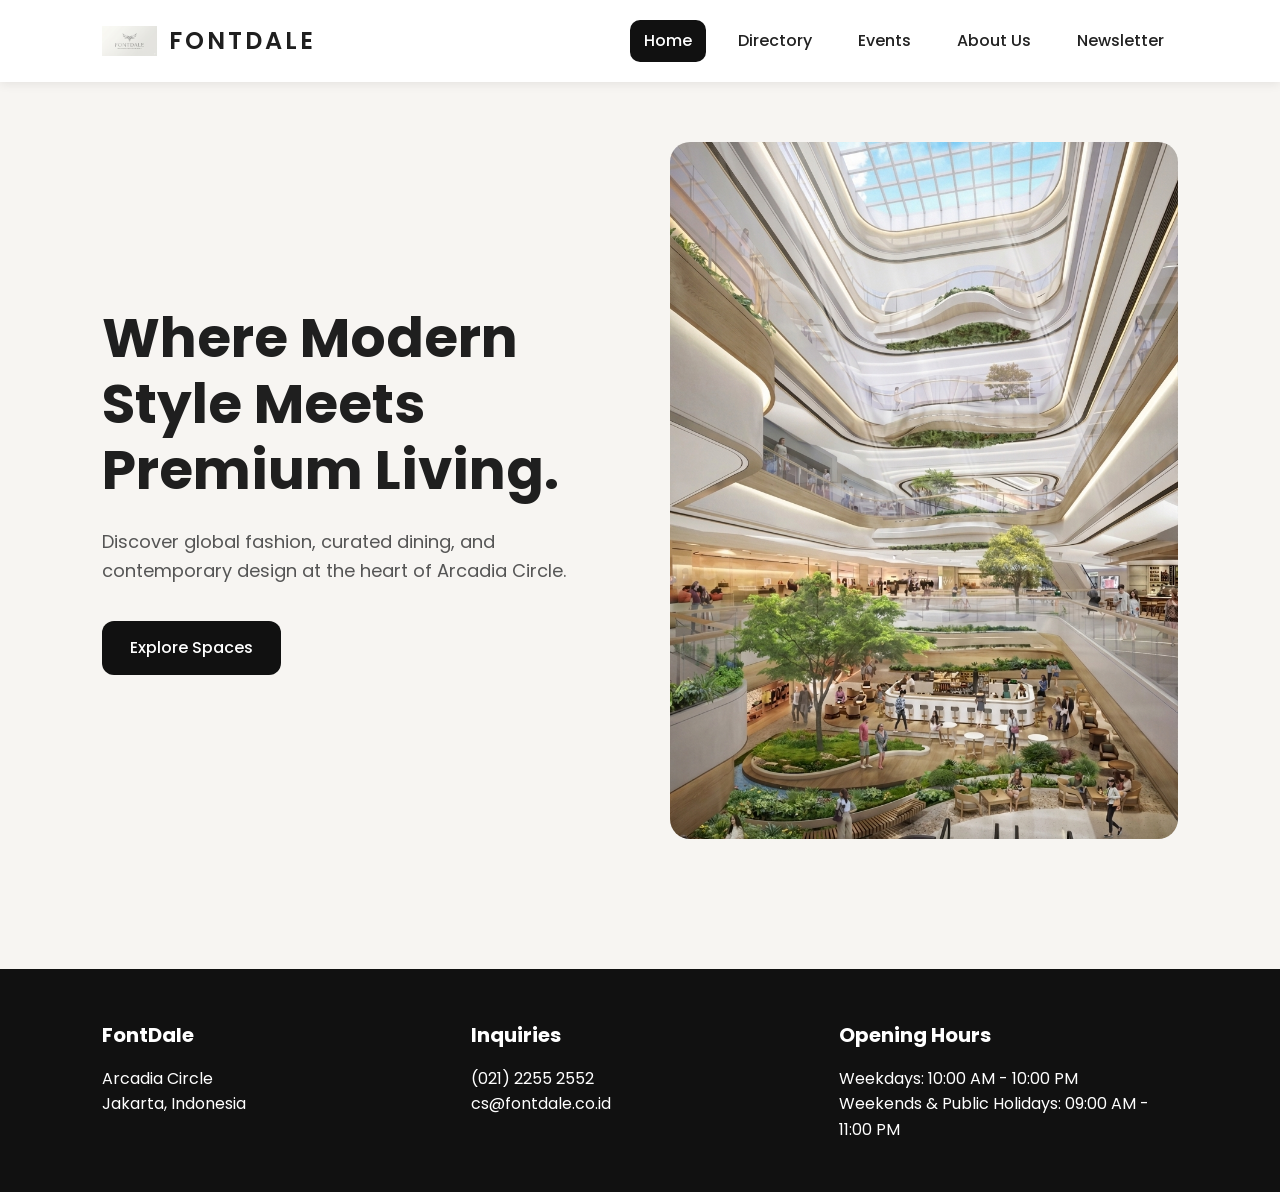
<file: index.html>
<!DOCTYPE html>
<html lang="en">
<head>
    <meta charset="UTF-8">

    <meta name="viewport"
          content="width=device-width, initial-scale=1.0">

    <title>FontDale | Premium Living Hub</title>

    <link rel="stylesheet" href="style.css">
</head>

<body>

    <header class="main-header">

        <div class="logo-container">

            <img src="asset/FontDale Logo (All Page).png"
                 alt="FontDale Logo"
                 class="brand-logo">

            <h1>FONTDALE</h1>

        </div>

        <nav class="nav-menu">

            <a href="index.html"
               class="nav-link active">
               Home
            </a>

            <a href="directory.html"
               class="nav-link">
               Directory
            </a>

            <a href="events.html"
               class="nav-link">
               Events
            </a>

            <a href="about.html"
               class="nav-link">
               About Us
            </a>

            <a href="newsletter.html"
               class="nav-link">
               Newsletter
            </a>

        </nav>

    </header>

    <main class="content-wrapper">

        <section class="page-section">

            <div class="hero-banner">

                <div class="hero-text">

                    <h2>
                        Where Modern Style Meets Premium Living.
                    </h2>

                    <p>
                        Discover global fashion, curated dining,
                        and contemporary design at the heart
                        of Arcadia Circle.
                    </p>

                    <a href="directory.html"
                       class="btn-primary">

                        Explore Spaces

                    </a>

                </div>

                <div class="hero-image-wrapper">

                    <img src="asset/Mall (Home Page).png"
                         alt="FontDale Mall"
                         class="content-img-fluid">

                </div>

            </div>

        </section>

    </main>

    <footer class="main-footer">

        <div class="footer-grid">

            <div class="footer-col">

                <h4>FontDale</h4>

                <p>
                    Arcadia Circle<br>
                    Jakarta, Indonesia
                </p>

            </div>

            <div class="footer-col">

                <h4>Inquiries</h4>

                <p>
                    (021) 2255 2552<br>
                    cs@fontdale.co.id
                </p>

            </div>

            <div class="footer-col">

                <h4>Opening Hours</h4>

                <p>
                    Weekdays: 10:00 AM - 10:00 PM<br>
                    Weekends & Public Holidays:
                    09:00 AM - 11:00 PM
                </p>

            </div>

        </div>

    </footer>

    <script src="script.js"></script>

</body>
</html>
</file>
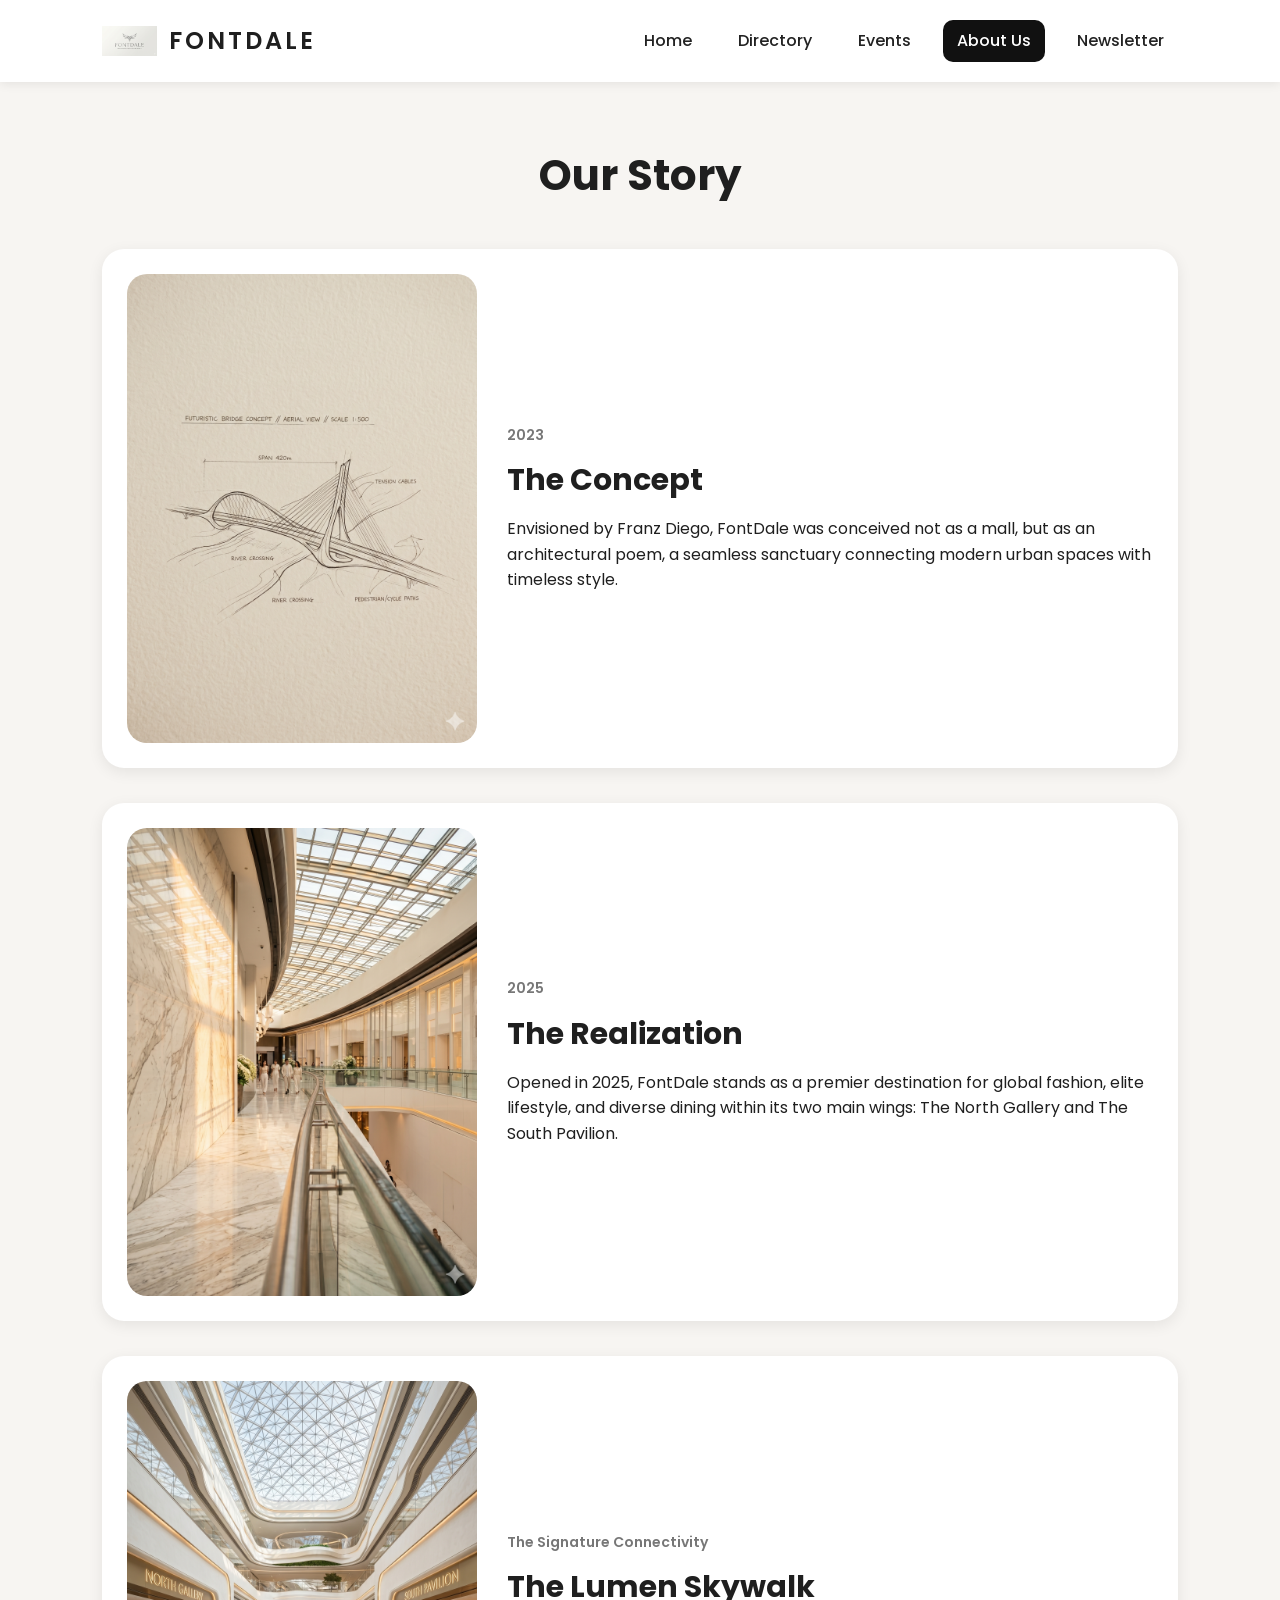
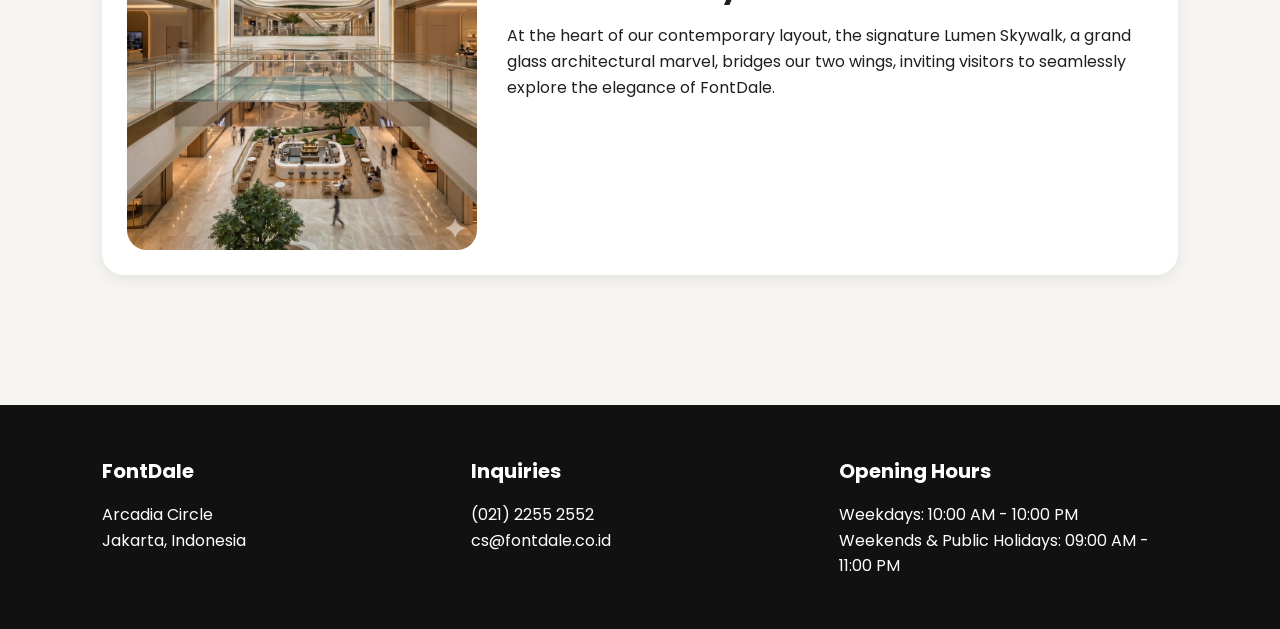
<file: about.html>
<!DOCTYPE html>
<html lang="en">
<head>

    <meta charset="UTF-8">

    <meta name="viewport"
          content="width=device-width, initial-scale=1.0">

    <title>FontDale | About Us</title>

    <link rel="stylesheet" href="style.css">

</head>

<body>

    <header class="main-header">

        <div class="logo-container">

            <img src="asset/FontDale Logo (All Page).png"
                 alt="FontDale Logo"
                 class="brand-logo">

            <h1>FONTDALE</h1>

        </div>

        <nav class="nav-menu">

            <a href="index.html"
               class="nav-link">
               Home
            </a>

            <a href="directory.html"
               class="nav-link">
               Directory
            </a>

            <a href="events.html"
               class="nav-link">
               Events
            </a>

            <a href="about.html"
               class="nav-link active">
               About Us
            </a>

            <a href="newsletter.html"
               class="nav-link">
               Newsletter
            </a>

        </nav>

    </header>

    <main class="content-wrapper">

        <section class="page-section">

            <h2 class="section-title">
                Our Story
            </h2>

            <div class="about-timeline">

                <div class="timeline-card">

                    <div class="event-img-container">

                        <img src="asset/The Concept (About Us Page).png"
                             alt="The Concept"
                             class="content-img-fluid">

                    </div>

                    <div class="timeline-content">

                        <div class="timeline-year">
                            2023
                        </div>

                        <h3>
                            The Concept
                        </h3>

                        <p>
                            Envisioned by Franz Diego, FontDale was conceived not as a mall, but as an architectural poem, a seamless sanctuary connecting modern urban spaces with timeless style.
                        </p>

                    </div>

                </div>

                <div class="timeline-card">

                    <div class="event-img-container">

                        <img src="asset/The Realization (About Us Page).png"
                             alt="The Realization"
                             class="content-img-fluid">

                    </div>

                    <div class="timeline-content">

                        <div class="timeline-year">
                            2025
                        </div>

                        <h3>
                            The Realization
                        </h3>

                        <p>
                            Opened in 2025, FontDale stands as a premier destination for global fashion, elite lifestyle, and diverse dining within its two main wings: The North Gallery and The South Pavilion.
                        </p>

                    </div>

                </div>

                <div class="timeline-card">

                    <div class="event-img-container">

                        <img src="asset/Lumen Skywalk (About Us Page).png"
                             alt="Lumen Skywalk"
                             class="content-img-fluid">

                    </div>

                    <div class="timeline-content">

                        <div class="timeline-year">
                            The Signature Connectivity
                        </div>

                        <h3>
                            The Lumen Skywalk
                        </h3>

                        <p>
                            At the heart of our contemporary layout, the signature Lumen Skywalk, a grand glass architectural marvel, bridges our two wings, inviting visitors to seamlessly explore the elegance of FontDale.
                        </p>

                    </div>

                </div>

            </div>

        </section>

    </main>

    <footer class="main-footer">

        <div class="footer-grid">

            <div class="footer-col">

                <h4>FontDale</h4>

                <p>
                    Arcadia Circle<br>
                    Jakarta, Indonesia
                </p>

            </div>

            <div class="footer-col">

                <h4>Inquiries</h4>

                <p>
                    (021) 2255 2552<br>
                    cs@fontdale.co.id
                </p>

            </div>

            <div class="footer-col">

                <h4>Opening Hours</h4>

                <p>
                    Weekdays: 10:00 AM - 10:00 PM<br>
                    Weekends & Public Holidays:
                    09:00 AM - 11:00 PM
                </p>

            </div>

        </div>

    </footer>

    <script src="script.js"></script>

</body>
</html>
</file>
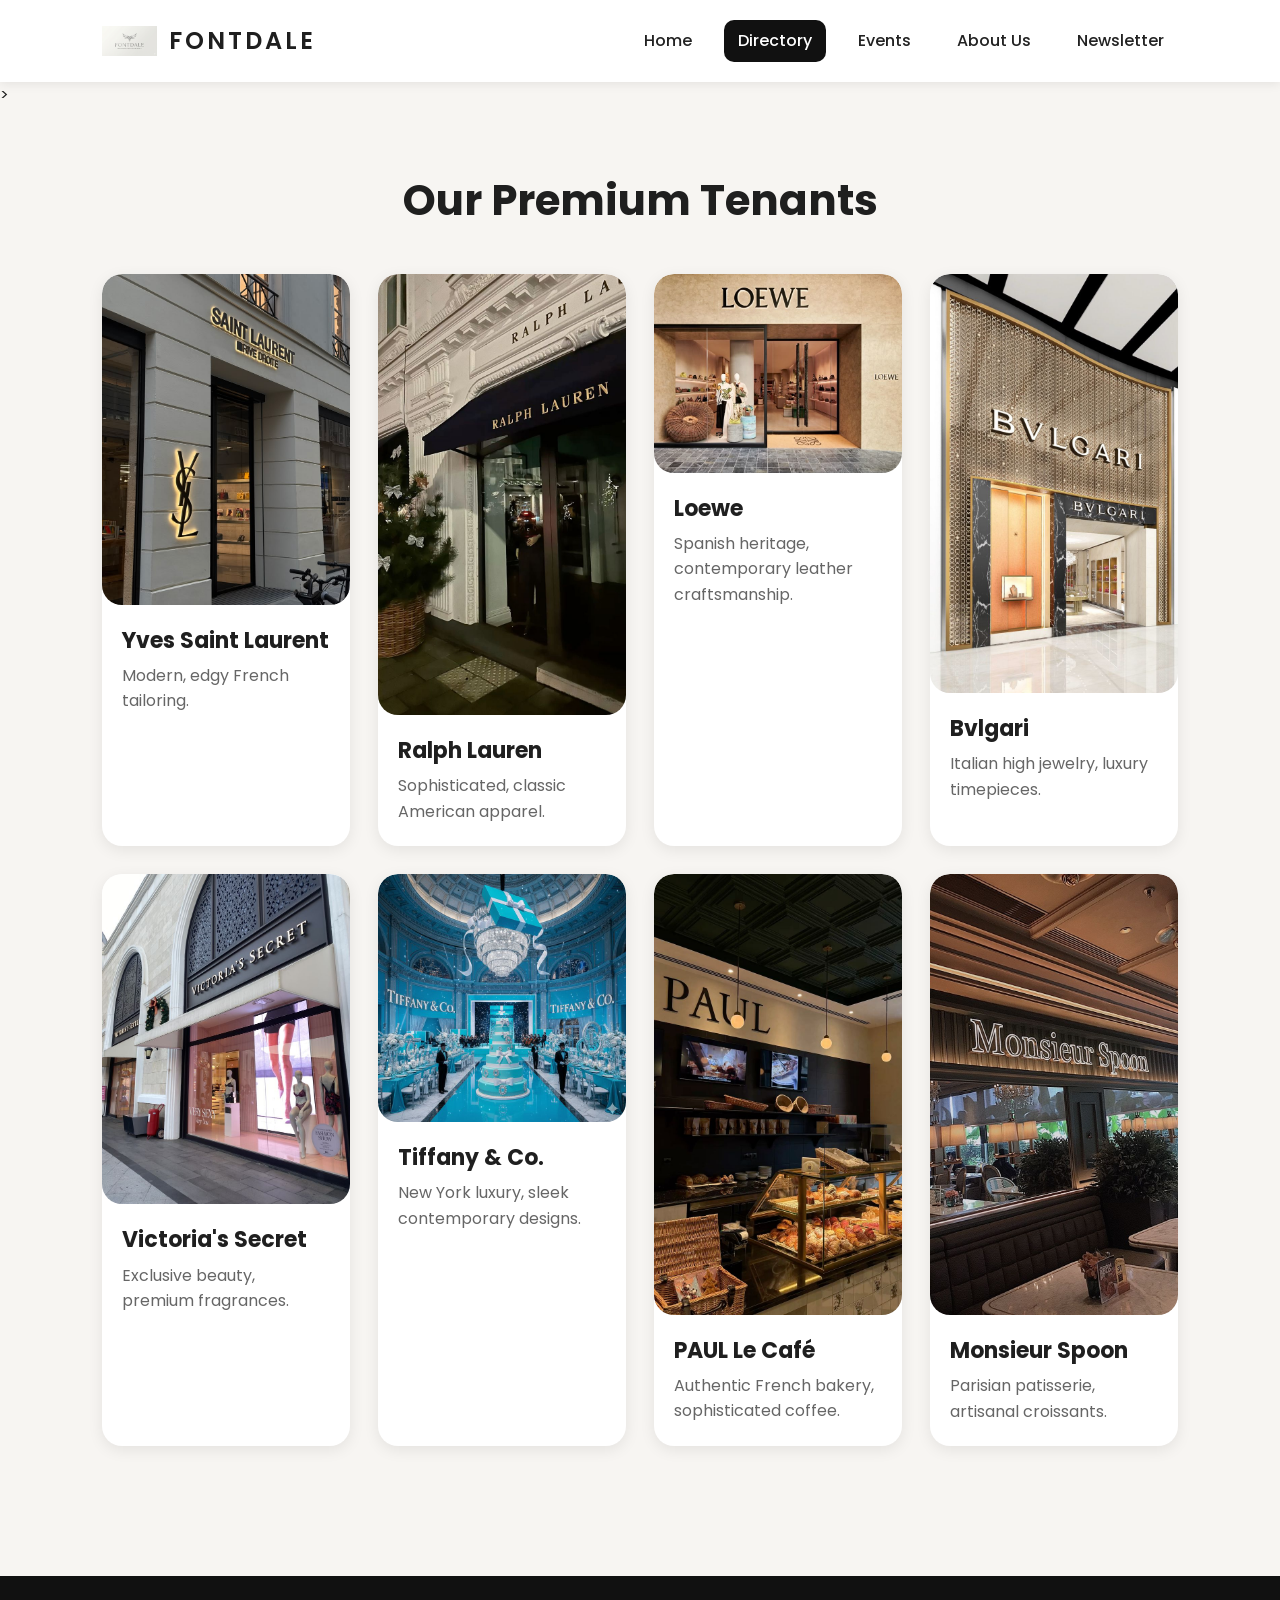
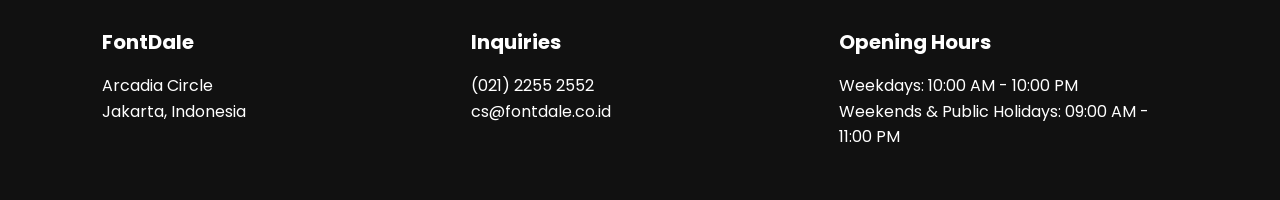
<file: directory.html>
<!DOCTYPE html>
<html lang="en">
<head>

    <meta charset="UTF-8">

    <meta name="viewport"
          content="width=device-width, initial-scale=1.0">

    <title>FontDale | Directory</title>

    <link rel="stylesheet" href="style.css">

</head>

<body>

    <header class="main-header">

        <div class="logo-container">

            <img src="asset/FontDale Logo (All Page).png"
                 alt="FontDale Logo"
                 class="brand-logo">

            <h1>FONTDALE</h1>

        </div>

        <nav class="nav-menu">

            <a href="index.html"
               class="nav-link">
               Home
            </a>

            <a href="directory.html"
               class="nav-link active">
               Directory
            </a>

            <a href="events.html"
               class="nav-link">
               Events
            </a>

            <a href="about.html"
               class="nav-link">
               About Us
            </a>

            <a href="newsletter.html"
               class="nav-link">
               Newsletter
            </a>

        </nav>

    </header>>

    <main class="content-wrapper">

        <section class="page-section">

            <h2 class="section-title">
                Our Premium Tenants
            </h2>

            <div class="tenants-grid">

                <div class="tenant-card">

                    <div class="tenant-img-container">

                        <img src="asset/YSL (Directory Page).jpg"
                             alt="Yves Saint Laurent"
                             class="content-img-fluid">

                    </div>

                    <h3>Yves Saint Laurent</h3>

                    <p>
                        Modern, edgy French tailoring.
                    </p>

                </div>

                <div class="tenant-card">

                    <div class="tenant-img-container">

                        <img src="asset/Ralph Lauren (Directory Page).jpg"
                             alt="Ralph Lauren"
                             class="content-img-fluid">

                    </div>

                    <h3>Ralph Lauren</h3>

                    <p>
                        Sophisticated, classic American apparel.
                    </p>

                </div>

                <div class="tenant-card">

                    <div class="tenant-img-container">

                        <img src="asset/Loewe (Directory Page).jpg"
                             alt="Loewe"
                             class="content-img-fluid">

                    </div>

                    <h3>Loewe</h3>

                    <p>
                        Spanish heritage,
                        contemporary leather craftsmanship.
                    </p>

                </div>

                <div class="tenant-card">

                    <div class="tenant-img-container">

                        <img src="asset/Bvlgari (Directory Page).jpg"
                             alt="Bvlgari"
                             class="content-img-fluid">

                    </div>

                    <h3>Bvlgari</h3>

                    <p>
                        Italian high jewelry,
                        luxury timepieces.
                    </p>

                </div>

                <div class="tenant-card">

                    <div class="tenant-img-container">

                        <img src="asset/Victoria's Secret (Directory Page).jpg"
                             alt="Victoria Secret"
                             class="content-img-fluid">

                    </div>

                    <h3>Victoria's Secret</h3>

                    <p>
                        Exclusive beauty,
                        premium fragrances.
                    </p>

                </div>

                <div class="tenant-card">

                    <div class="tenant-img-container">

                        <img src="asset/Tiffany & Co. (Directory Page).jpg"
                             alt="Tiffany and Co"
                             class="content-img-fluid">

                    </div>

                    <h3>Tiffany & Co.</h3>

                    <p>
                        New York luxury,
                        sleek contemporary designs.
                    </p>

                </div>

                <div class="tenant-card">

                    <div class="tenant-img-container">

                        <img src="asset/PAUL Le Café (Directory Page).jpg"
                             alt="PAUL Le Cafe"
                             class="content-img-fluid">

                    </div>

                    <h3>PAUL Le Café</h3>

                    <p>
                        Authentic French bakery, 
                        sophisticated coffee.
                    </p>

                </div>

                <div class="tenant-card">

                    <div class="tenant-img-container">

                        <img src="asset/Monsieur Spoon (Directory Page).jpg"
                             alt="Monsieur Spoon"
                             class="content-img-fluid">

                    </div>

                    <h3>Monsieur Spoon</h3>

                    <p>
                        Parisian patisserie, 
                        artisanal croissants.
                    </p>

                </div>

            </div>

        </section>

    </main>

    <footer class="main-footer">

        <div class="footer-grid">

            <div class="footer-col">

                <h4>FontDale</h4>

                <p>
                    Arcadia Circle<br>
                    Jakarta, Indonesia
                </p>

            </div>

            <div class="footer-col">

                <h4>Inquiries</h4>

                <p>
                    (021) 2255 2552<br>
                    cs@fontdale.co.id
                </p>

            </div>

            <div class="footer-col">

                <h4>Opening Hours</h4>

                <p>
                    Weekdays: 10:00 AM - 10:00 PM<br>
                    Weekends & Public Holidays:
                    09:00 AM - 11:00 PM
                </p>

            </div>

        </div>

    </footer>

    <script src="script.js"></script>

</body>
</html>
</file>
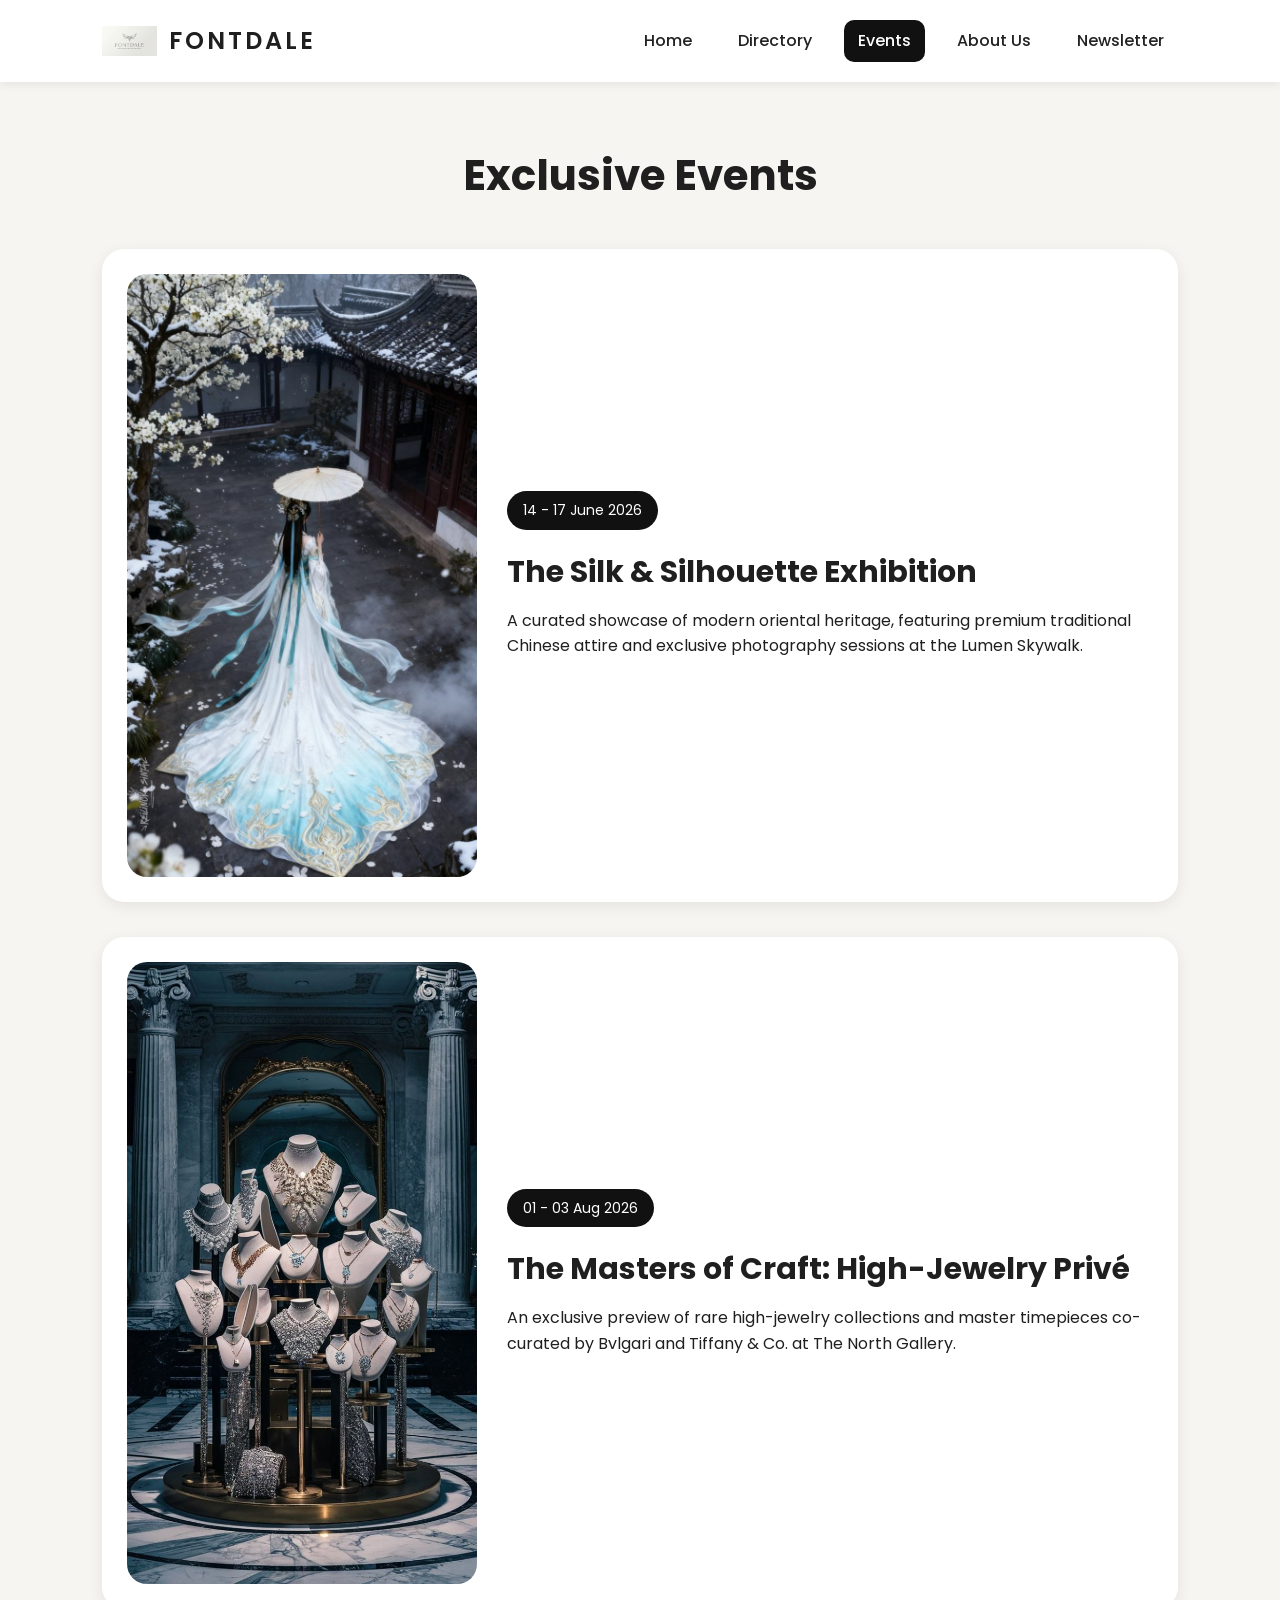
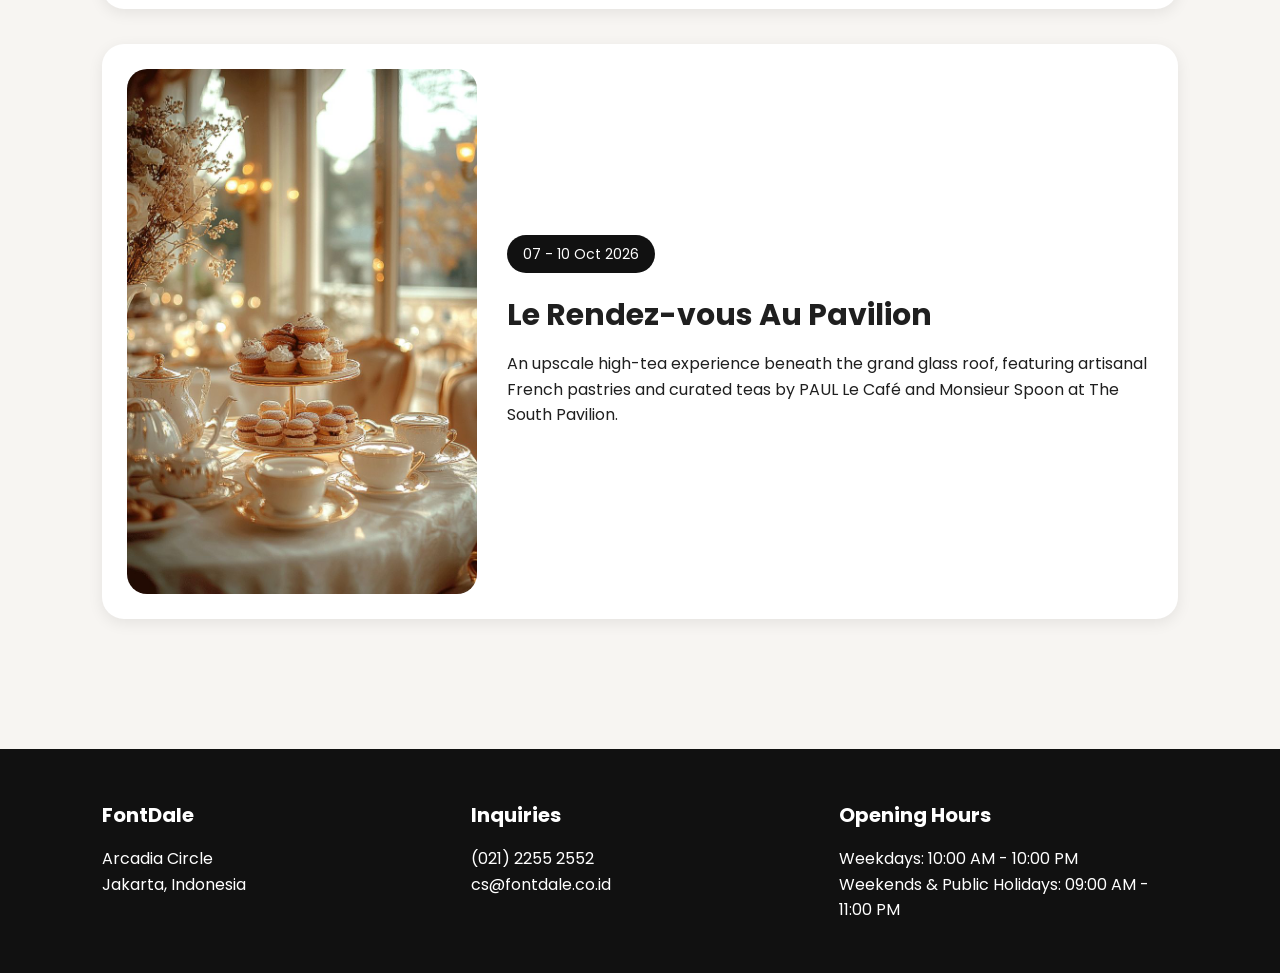
<file: events.html>
<!DOCTYPE html>
<html lang="en">
<head>

    <meta charset="UTF-8">

    <meta name="viewport"
          content="width=device-width, initial-scale=1.0">

    <title>FontDale | Events</title>

    <link rel="stylesheet" href="style.css">

</head>

<body>

    <header class="main-header">

        <div class="logo-container">

            <img src="asset/FontDale Logo (All Page).png"
                 alt="FontDale Logo"
                 class="brand-logo">

            <h1>FONTDALE</h1>

        </div>

        <nav class="nav-menu">

            <a href="index.html"
               class="nav-link">
               Home
            </a>

            <a href="directory.html"
               class="nav-link">
               Directory
            </a>

            <a href="events.html"
               class="nav-link active">
               Events
            </a>

            <a href="about.html"
               class="nav-link">
               About Us
            </a>

            <a href="newsletter.html"
               class="nav-link">
               Newsletter
            </a>

        </nav>

    </header>

    <main class="content-wrapper">

        <section class="page-section">

            <h2 class="section-title">
                Exclusive Events
            </h2>

            <div class="events-container">

                <div class="event-row">

                    <div class="event-img-container">

                        <img src="asset/First Event (Events Page).jpg"
                             alt="Silk Exhibition"
                             class="content-img-fluid event-thumb">

                    </div>

                    <div class="event-details">

                        <div class="event-badge">
                            14 - 17 June 2026
                        </div>

                        <h3>
                            The Silk & Silhouette Exhibition
                        </h3>

                        <p>
                            A curated showcase of modern oriental heritage,
                            featuring premium traditional Chinese attire
                            and exclusive photography sessions
                            at the Lumen Skywalk.
                        </p>

                    </div>

                </div>

                <div class="event-row">

                    <div class="event-img-container">

                        <img src="asset/Second Event (Events Page).jpg"
                             alt="High Jewelry Event"
                             class="content-img-fluid event-thumb">

                    </div>

                    <div class="event-details">

                        <div class="event-badge">
                            01 - 03 Aug 2026
                        </div>

                        <h3>
                            The Masters of Craft:
                            High-Jewelry Privé
                        </h3>

                        <p>
                            An exclusive preview of rare
                            high-jewelry collections and master
                            timepieces co-curated by Bvlgari
                            and Tiffany & Co.
                            at The North Gallery.
                        </p>

                    </div>

                </div>

                <div class="event-row">

                    <div class="event-img-container">

                        <img src="asset/Third Event (Events Page).jpg"
                             alt="High Tea Event"
                             class="content-img-fluid event-thumb">

                    </div>

                    <div class="event-details">

                        <div class="event-badge">
                            07 - 10 Oct 2026
                        </div>

                        <h3>
                            Le Rendez-vous Au Pavilion
                        </h3>

                        <p>
                            An upscale high-tea experience
                            beneath the grand glass roof,
                            featuring artisanal French pastries
                            and curated teas by
                            PAUL Le Café and Monsieur Spoon
                            at The South Pavilion.
                        </p>

                    </div>

                </div>

            </div>

        </section>

    </main>

    <footer class="main-footer">

        <div class="footer-grid">

            <div class="footer-col">

                <h4>FontDale</h4>

                <p>
                    Arcadia Circle<br>
                    Jakarta, Indonesia
                </p>

            </div>

            <div class="footer-col">

                <h4>Inquiries</h4>

                <p>
                    (021) 2255 2552<br>
                    cs@fontdale.co.id
                </p>

            </div>

            <div class="footer-col">

                <h4>Opening Hours</h4>

                <p>
                    Weekdays: 10:00 AM - 10:00 PM<br>
                    Weekends & Public Holidays:
                    09:00 AM - 11:00 PM
                </p>

            </div>

        </div>

    </footer>

    <script src="script.js"></script>

</body>
</html>
</file>
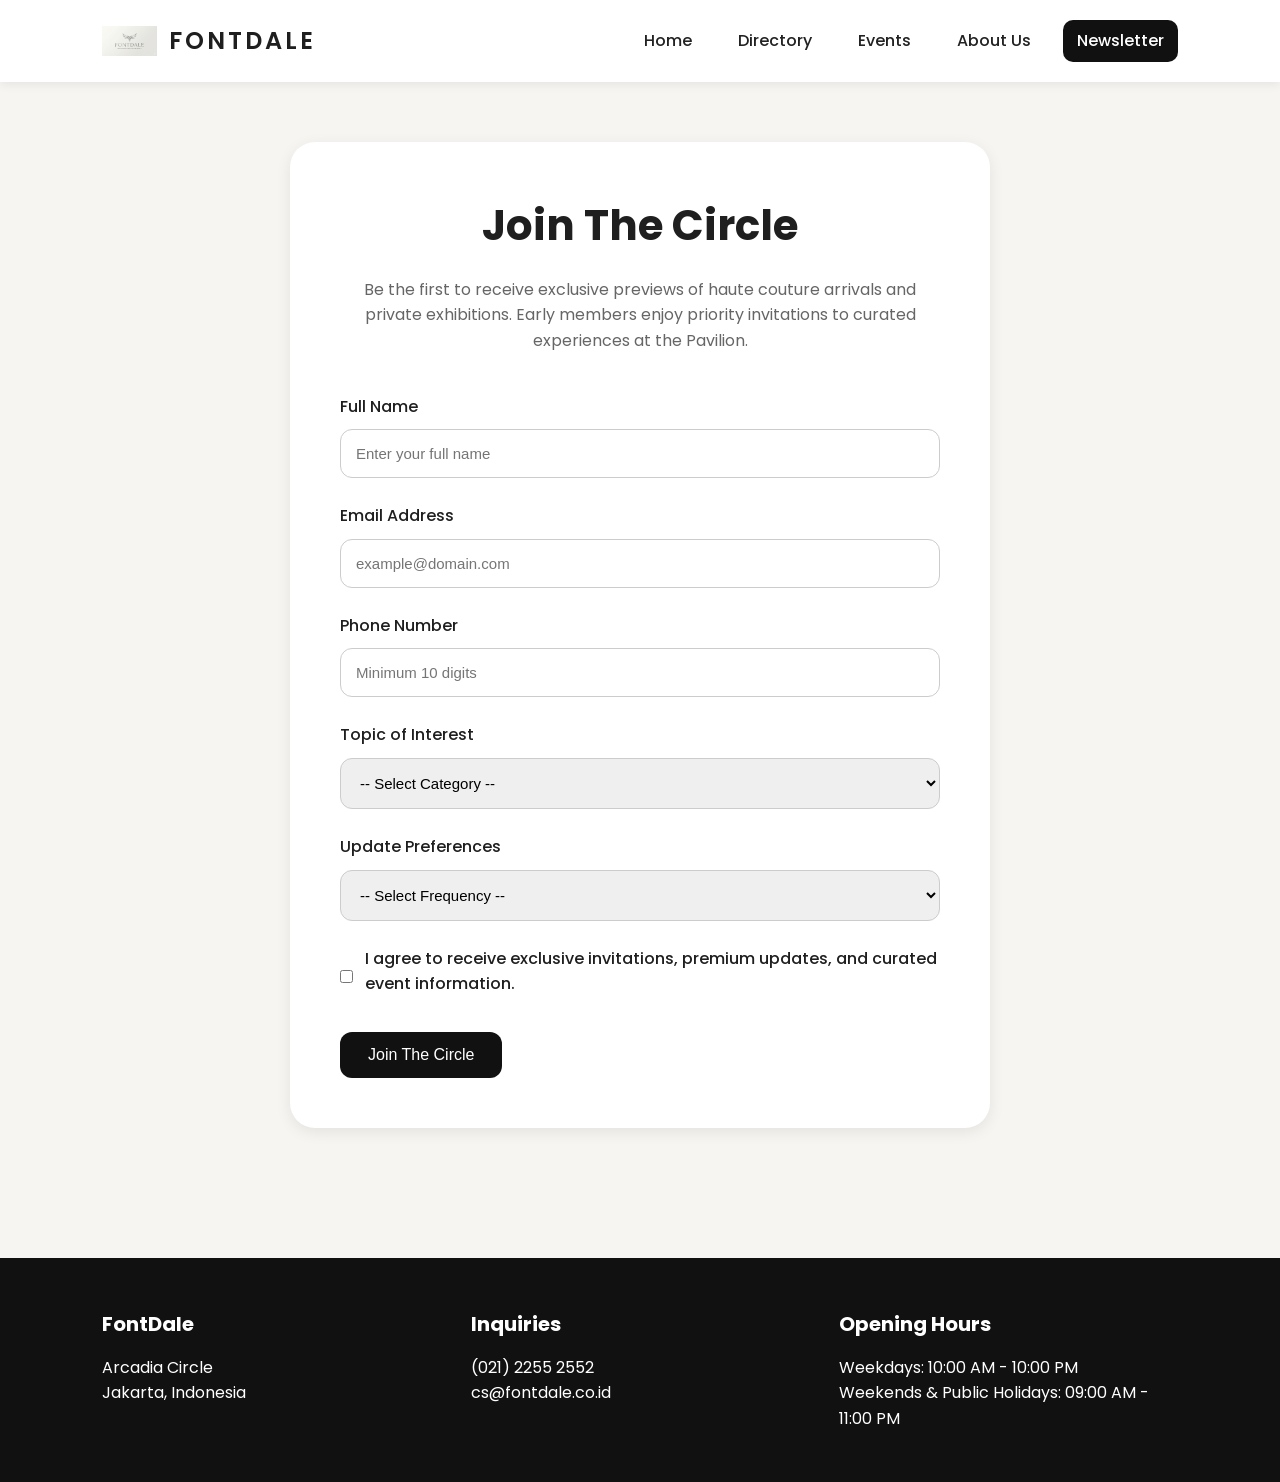
<file: newsletter.html>
<!DOCTYPE html>
<html lang="en">
<head>

    <meta charset="UTF-8">

    <meta name="viewport"
          content="width=device-width, initial-scale=1.0">

    <title>FontDale | Newsletter</title>

    <link rel="stylesheet" href="style.css">

</head>

<body>

    <header class="main-header">

        <div class="logo-container">

            <img src="asset/FontDale Logo (All Page).png"
                 alt="FontDale Logo"
                 class="brand-logo">

            <h1>FONTDALE</h1>

        </div>

        <nav class="nav-menu">

            <a href="index.html"
               class="nav-link">
               Home
            </a>

            <a href="directory.html"
               class="nav-link">
               Directory
            </a>

            <a href="events.html"
               class="nav-link">
               Events
            </a>

            <a href="about.html"
               class="nav-link">
               About Us
            </a>

            <a href="newsletter.html"
               class="nav-link active">
               Newsletter
            </a>

        </nav>

    </header>

    <main class="content-wrapper">

        <section class="page-section">

            <div class="form-container">

                <h2>
                    Join The Circle
                </h2>

                <p class="form-subtitle">

                    Be the first to receive exclusive previews of haute couture arrivals and private exhibitions. 

Early members enjoy priority invitations to curated experiences at the Pavilion.

                </p>

                <form id="newsletterForm"
                      onsubmit="return validateForm(event)">

                    <div class="form-group">

                        <label for="fullName">
                            Full Name
                        </label>

                        <input type="text"
                               id="fullName"
                               placeholder="Enter your full name">

                        <span class="error-message"
                              id="err-name">
                        </span>

                    </div>

                    <div class="form-group">

                        <label for="email">
                            Email Address
                        </label>

                        <input type="text"
                               id="email"
                               placeholder="example@domain.com">

                        <span class="error-message"
                              id="err-email">
                        </span>

                    </div>

                    <div class="form-group">

                        <label for="phone">
                            Phone Number
                        </label>

                        <input type="text"
                               id="phone"
                               placeholder="Minimum 10 digits">

                        <span class="error-message"
                              id="err-phone">
                        </span>

                    </div>

                    <div class="form-group">

                        <label for="interest">
                            Topic of Interest
                        </label>

                        <select id="interest">

                            <option value="">
                                -- Select Category --
                            </option>

                            <option value="fashion">
                                Haute Couture & Fashion
                            </option>

                            <option value="jewelry">
                                Jewelry & Luxury
                            </option>

                            <option value="dining">
                                Dining & Cafés
                            </option>

                        </select>

                        <span class="error-message"
                              id="err-interest">
                        </span>

                    </div>

                    <div class="form-group">

                        <label for="frequency">
                            Update Preferences
                        </label>

                        <select id="frequency">

                            <option value="">
                                -- Select Frequency --
                            </option>

                            <option value="daily">
                                Daily Updates
                            </option>

                            <option value="weekly">
                                Weekly Newsletter
                            </option>

                            <option value="monthly">
                                Monthly Digest
                            </option>

                        </select>

                        <span class="error-message"
                              id="err-frequency">
                        </span>

                    </div>

                    <div class="form-group checkbox-group">

                        <input type="checkbox"
                               id="agree">

                        <label for="agree">

                            I agree to receive
                            exclusive invitations,
                            premium updates,
                            and curated event information.

                        </label>

                    </div>

                    <span class="error-message"
                          id="err-agree">
                    </span>

                    <button type="submit"
                            class="btn-submit">

                        Join The Circle

                    </button>

                </form>

                <div id="success-toast"
                     class="toast hidden">

                    Welcome to the Inner Circle!
                    Check your email shortly.

                </div>

            </div>

        </section>

    </main>

    <footer class="main-footer">

        <div class="footer-grid">

            <div class="footer-col">

                <h4>FontDale</h4>

                <p>
                    Arcadia Circle<br>
                    Jakarta, Indonesia
                </p>

            </div>

            <div class="footer-col">

                <h4>Inquiries</h4>

                <p>
                    (021) 2255 2552<br>
                    cs@fontdale.co.id
                </p>

            </div>

            <div class="footer-col">

                <h4>Opening Hours</h4>

                <p>
                    Weekdays: 10:00 AM - 10:00 PM<br>
                    Weekends & Public Holidays:
                    09:00 AM - 11:00 PM
                </p>

            </div>

        </div>

    </footer>

    <script src="script.js"></script>

</body>
</html>
</file>
<file: style.css>
@import url('https://fonts.googleapis.com/css2?family=Poppins:wght@300;400;500;600;700&display=swap');

*{
    margin: 0;
    padding: 0;
    box-sizing: border-box;
}

body{
    font-family: 'Poppins', sans-serif;
    background-color: #f7f5f2;
    color: #1f1f1f;
    line-height: 1.6;
}

.main-header{
    width: 100%;
    padding: 20px 8%;
    background-color: white;

    display: flex;
    justify-content: space-between;
    align-items: center;

    box-shadow: 0 2px 10px rgba(0,0,0,0.08);

    position: sticky;
    top: 0;
    z-index: 999;
}

.logo-container{
    display: flex;
    align-items: center;
    gap: 12px;
}

.brand-logo{
    width: 55px;
}

.logo-container h1{
    font-size: 24px;
    letter-spacing: 3px;
    font-weight: 600;
}

.nav-menu{
    display: flex;
    gap: 18px;
}

.nav-link{
    text-decoration: none;
    color: #222;
    font-weight: 500;

    padding: 8px 14px;
    border-radius: 10px;

    transition: 0.3s;
}

.nav-link:hover{
    background-color: #111;
    color: white;
}

.nav-link.active{
    background-color: #111;
    color: white;
}

.content-wrapper{
    width: 100%;
    padding: 60px 8%;
}

.page-section{
    width: 100%;
}

.hero-banner{
    display: flex;
    align-items: center;
    justify-content: space-between;
    gap: 60px;
}

.hero-text{
    flex: 1;
}

.hero-text h2{
    font-size: 55px;
    line-height: 1.2;
    margin-bottom: 25px;
}

.hero-text p{
    font-size: 18px;
    color: #555;
    margin-bottom: 35px;
}

.hero-image-wrapper{
    flex: 1;
}

.content-img-fluid{
    width: 100%;
    display: block;
    border-radius: 20px;
}

.btn-primary,
.btn-submit{
    display: inline-block;

    padding: 14px 28px;

    background-color: #111;
    color: white;

    text-decoration: none;
    border: none;

    border-radius: 12px;

    font-size: 16px;
    font-weight: 500;

    cursor: pointer;

    transition: 0.3s;
}

.btn-primary:hover,
.btn-submit:hover{
    background-color: #444;
}

.section-title{
    font-size: 42px;
    margin-bottom: 40px;
    text-align: center;
}

.tenants-grid{
    display: grid;
    grid-template-columns: repeat(4, 1fr);
    gap: 28px;
}

.tenant-card{
    background-color: white;
    border-radius: 20px;
    overflow: hidden;

    box-shadow: 0 4px 15px rgba(0,0,0,0.08);

    transition: 0.3s;
}

.tenant-card:hover{
    transform: translateY(-6px);
}

.tenant-img-container{
    width: 100%;
    overflow: hidden;
}

.tenant-card h3{
    font-size: 22px;
    padding: 18px 20px 5px;
}

.tenant-card p{
    padding: 0 20px 22px;
    color: #666;
}

.events-container{
    display: flex;
    flex-direction: column;
    gap: 35px;
}

.event-row{
    display: flex;
    gap: 30px;

    background-color: white;

    padding: 25px;

    border-radius: 22px;

    box-shadow: 0 4px 15px rgba(0,0,0,0.08);
}

.event-img-container{
    width: 350px;
    flex-shrink: 0;
}

.event-thumb{
    height: 100%;
    object-fit: cover;
}

.event-details{
    display: flex;
    flex-direction: column;
    justify-content: center;
}

.event-badge{
    display: inline-block;

    background-color: #111;
    color: white;

    padding: 8px 16px;

    border-radius: 50px;

    margin-bottom: 18px;

    font-size: 14px;

    width: fit-content;
}

.event-details h3{
    font-size: 30px;
    margin-bottom: 12px;
}

.about-timeline{
    display: flex;
    flex-direction: column;
    gap: 35px;
}

.timeline-card{
    display: flex;
    gap: 30px;

    background-color: white;

    padding: 25px;

    border-radius: 22px;

    box-shadow: 0 4px 15px rgba(0,0,0,0.08);
}

.timeline-content{
    display: flex;
    flex-direction: column;
    justify-content: center;
}

.timeline-year{
    font-size: 14px;
    font-weight: 600;
    color: #777;

    margin-bottom: 10px;
}

.timeline-content h3{
    font-size: 30px;
    margin-bottom: 12px;
}

.form-container{
    max-width: 700px;
    margin: auto;

    background-color: white;

    padding: 50px;

    border-radius: 25px;

    box-shadow: 0 4px 15px rgba(0,0,0,0.08);
}

.form-container h2{
    text-align: center;
    font-size: 42px;
    margin-bottom: 18px;
}

.form-subtitle{
    text-align: center;
    color: #666;
    margin-bottom: 40px;
}

.form-group{
    margin-bottom: 25px;
}

.form-group label{
    display: block;
    margin-bottom: 10px;
    font-weight: 500;
}

.form-group input,
.form-group select{
    width: 100%;

    padding: 15px;

    border: 1px solid #ccc;
    border-radius: 12px;

    font-size: 15px;
}

.checkbox-group{
    display: flex;
    align-items: center;
    gap: 12px;
}

.checkbox-group input{
    width: auto;
}

.error-message{
    color: red;
    font-size: 14px;
}

.toast{
    margin-top: 20px;

    background-color: #111;
    color: white;

    padding: 15px;

    border-radius: 12px;

    text-align: center;
}

.hidden{
    display: none;
}

.main-footer{
    background-color: #111;
    color: white;

    padding: 50px 8%;
    margin-top: 70px;
}

.footer-grid{
    display: grid;
    grid-template-columns: repeat(3, 1fr);
    gap: 30px;
}

.footer-col h4{
    margin-bottom: 15px;
    font-size: 20px;
}

@media screen and (max-width: 1024px){

    .hero-banner{
        flex-direction: column;
    }

    .tenants-grid{
        grid-template-columns: repeat(2, 1fr);
    }

    .event-row,
    .timeline-card{
        flex-direction: column;
    }

    .event-img-container{
        width: 100%;
    }

}

@media screen and (max-width: 768px){

    .main-header{
        flex-direction: column;
        gap: 20px;
    }

    .nav-menu{
        flex-wrap: wrap;
        justify-content: center;
    }

    .hero-text h2{
        font-size: 40px;
    }

    .section-title{
        font-size: 34px;
    }

    .tenants-grid{
        grid-template-columns: 1fr;
    }

    .footer-grid{
        grid-template-columns: 1fr;
    }

    .form-container{
        padding: 35px;
    }

}
</file>
